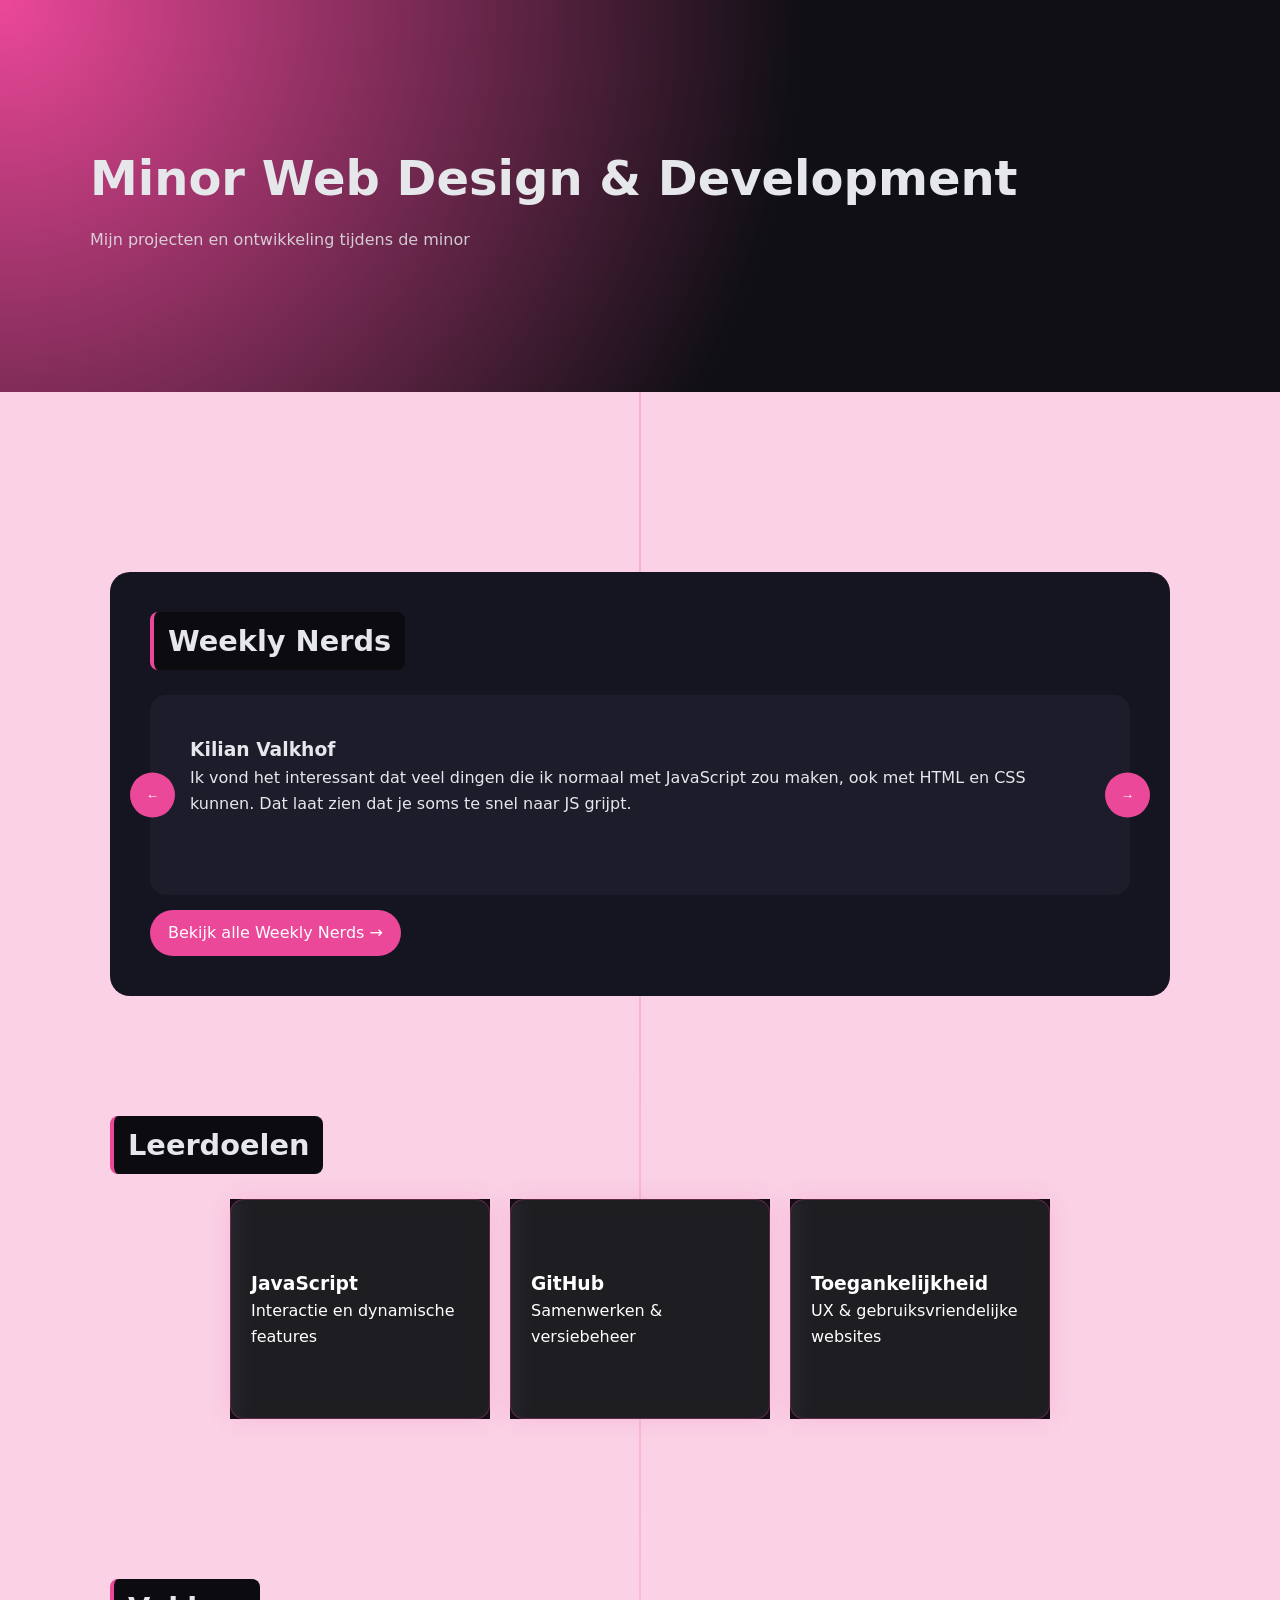
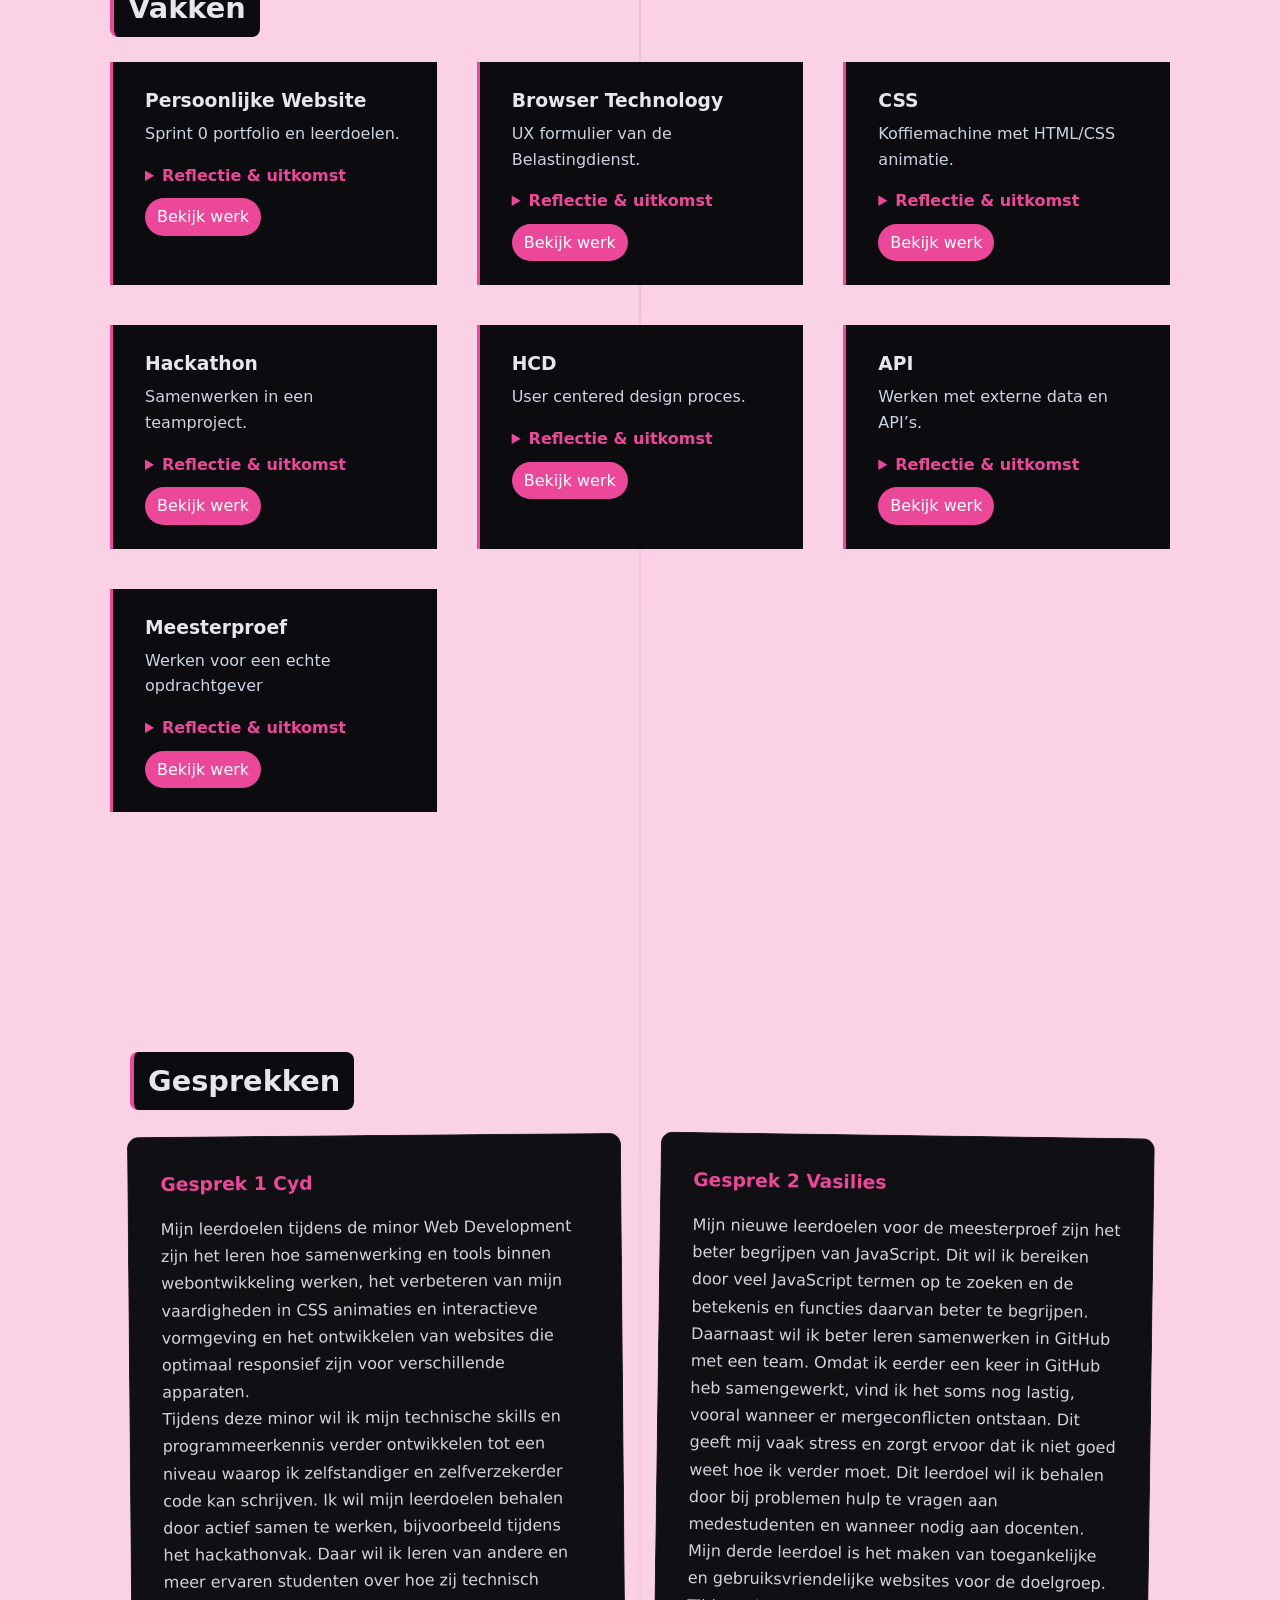
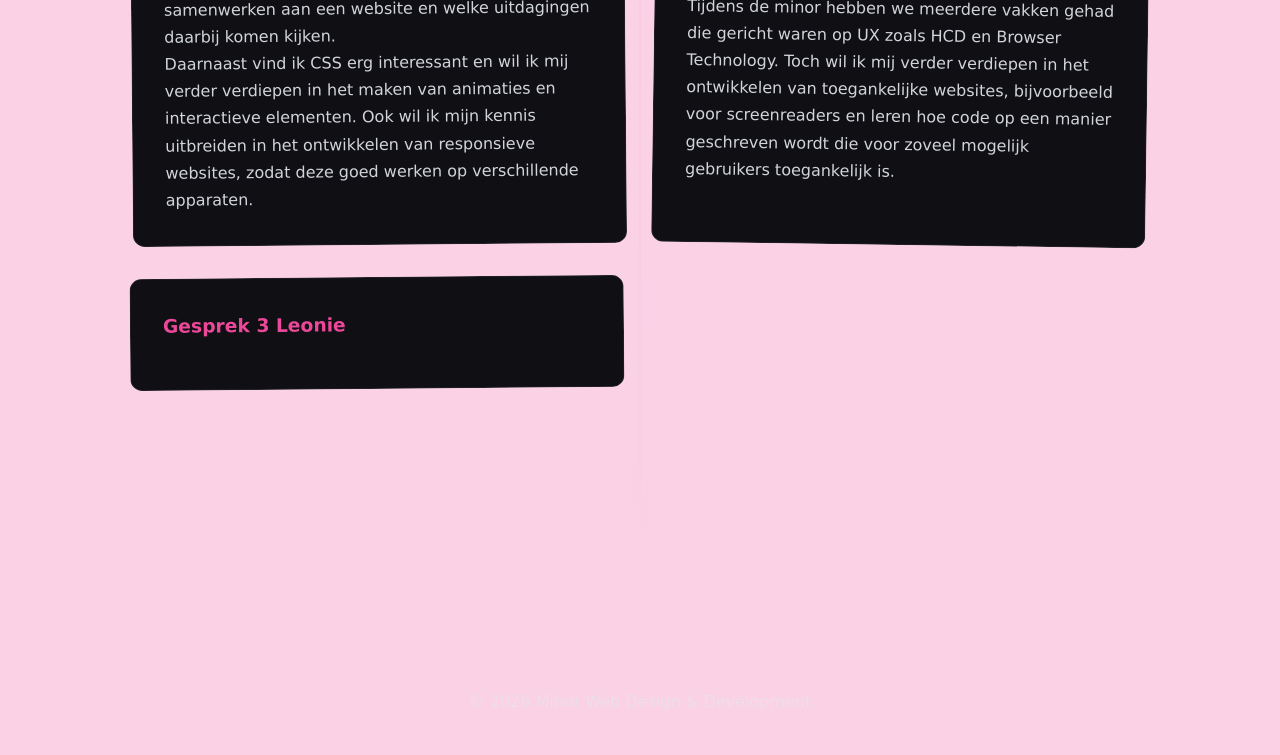
<file: index.html>
<!DOCTYPE html>
<html lang="nl">

<head>
    <meta charset="UTF-8">
    <meta name="author" content="Aya Alnabelsi">
    <meta name="viewport" content="width=device-width, initial-scale=1.0">
    <title>Meesterschap Blog</title>
    <link href="style.css" rel="stylesheet">
</head>

<body>

    <header class="hero">
        <div class="hero-content">
            <h1>Minor Web Design & Development</h1>
            <p>Mijn projecten en ontwikkeling tijdens de minor</p>
        </div>
    </header>

    <main class="story">
        <div class="timeline-line"></div>

        <!-- WEEKLY NERDS -->
        <section class="story-section gastsprekers">

            <h2>Weekly Nerds</h2>

            <div class="slider">

                <button class="nav prev" id="prev">←</button>

                <div class="slide">
                    <h3>Kilian Valkhof</h3>
                    <p>Ik vond het interessant dat veel dingen die ik normaal met JavaScript zou maken, ook met HTML en
                        CSS kunnen. Dat laat zien dat je soms te snel naar JS grijpt.</p>
                </div>

                <div class="slide">
                    <h3>Peter Paul Koch</h3>
                    <p>Ik vond het vooral interessant om te leren hoe browsers achter de schermen werken, daardoor snap
                        ik beter waarom sommige websites langzaam laden.</p>
                </div>

                <div class="slide">
                    <h3>Nils Binder</h3>
                    <p>Ik vond het interessant om te zien hoe belangrijk UX is bij grote projecten en hoeveel invloed
                        kleine details hebben op de ervaring van de gebruiker.</p>
                </div>

                <div class="slide">
                    <h3>Rijk van Zanten</h3>
                    <p>Ik vond het interessant hoe hij zijn hobby heeft omgezet in werk. Dat motiveerde mij omdat je zo
                        meer plezier uit je werk kunt halen.</p>
                </div>

                <div class="slide">
                    <h3>Robbert Broersma</h3>
                    <p>Dit vond ik handig omdat ik zelf ook veel met formulieren werk en nu beter weet hoe ik ze
                        gebruiksvriendelijk kan maken.</p>
                </div>

                <div class="slide">
                    <h3>Rosa Schuurmans</h3>
                    <p>Ik vond haar manier van denken interessant, eerst kijken hoe je iets zelf kunt oplossen.</p>
                </div>

                <div class="slide">
                    <h3>Johan Huijkman</h3>
                    <p>Dit liet mij inzien dat toegankelijkheid veel verder gaat dan alleen de WCAG-regels volgen.</p>
                </div>

                <div class="slide">
                    <h3>Hans de Zwart</h3>
                    <p>Ik vond het interessant om te leren hoeveel macht data eigenlijk geeft en hoe belangrijk het is
                        om voorzichtig te zijn met persoonlijke informatie.</p>
                </div>

                <div class="slide">
                    <h3>Q42</h3>
                    <p>Ik vond het interessant om te zien hoe groot het verschil is tussen werken voor kleine en grote
                        klanten.</p>
                </div>

                <div class="slide">
                    <h3>De Voorhoede</h3>
                    <p>Ik vond vooral het onderwerp offline first interessant, omdat ik daar nog nooit eerder echt over
                        had nagedacht.</p>
                </div>

                <button class="nav next" id="next">→</button>

            </div>

            <div class="weekly-btn">
                <a href="weeklynerds.html">Bekijk alle Weekly Nerds →</a>
            </div>

        </section>

        <!-- LEERDOELEN -->
        <section class="story-section leerdoelen-section">

            <h2>Leerdoelen</h2>

            <div class="container">

                <div class="card">
                    <div class="card-inner">
                        <div class="card-front">
                            <h3>JavaScript</h3>
                            <p>Interactie en dynamische features</p>
                        </div>
                        <div class="card-back">
                            <h3>Doel</h3>
                            <p>JavaScript beter begrijpen en gebruiken om interactieve functies te maken.</p>

                            <h3>Aanpak</h3>
                            <p>Veel oefenen met kleine projecten en stap voor stap leren.</p>
                        </div>
                    </div>
                </div>

                <div class="card">
                    <div class="card-inner">
                        <div class="card-front">
                            <h3>GitHub</h3>
                            <p>Samenwerken & versiebeheer</p>
                        </div>
                        <div class="card-back">
                            <h3>Doel</h3>
                            <p>Beter leren samenwerken en omgaan met GitHub.</p>

                            <h3>Aanpak</h3>
                            <p>Meer samenwerken en hulp vragen bij problemen.</p>
                        </div>
                    </div>
                </div>

                <div class="card">
                    <div class="card-inner">
                        <div class="card-front">
                            <h3>Toegankelijkheid</h3>
                            <p>UX & gebruiksvriendelijke websites</p>
                        </div>
                        <div class="card-back">
                            <h3>Doel</h3>
                            <p>Websites maken die voor iedereen goed te gebruiken zijn.</p>

                            <h3>Aanpak</h3>
                            <p>Leren over UX, screenreaders en duidelijke HTML gebruiken.</p>
                        </div>
                    </div>
                </div>

            </div>

        </section>

        <!-- VAKKEN -->
        <section class="story-section vakken">

            <h2>Vakken</h2>

            <div class="subject-grid">

                <div class="subject-box">
                    <h3>Persoonlijke Website</h3>
                    <p>Sprint 0 portfolio en leerdoelen.</p>

                    <details>
                        <summary>Reflectie & uitkomst</summary>
                        <p><strong>Wat heb ik gedaan:</strong> Portfolio opgezet met HTML en CSS.</p>
                        <p><strong>Reflectie:</strong> Ik heb geleerd hoe belangrijk structuur is in een website.</p>
                        <p><strong>Uitkomst:</strong> Ik kan nu zelfstandig een basis website bouwen en uitbreiden.</p>
                    </details>

                    <a href="https://ayaalnabelsi.github.io/Persoonlijke-website/">Bekijk werk</a>
                </div>

                <div class="subject-box">
                    <h3>Browser Technology</h3>
                    <p>UX formulier van de Belastingdienst.</p>

                    <details>
                        <summary>Reflectie & uitkomst</summary>
                        <p><strong>Wat heb ik gedaan:</strong> UX verbeteringen toegepast op een formulier.</p>
                        <p><strong>Reflectie:</strong> Ik heb geleerd om meer vanuit de gebruiker te denken.</p>
                        <p><strong>Uitkomst:</strong> Ik begrijp nu beter hoe kleine UX aanpassingen veel effect hebben.
                        </p>
                    </details>

                    <a href="https://ayaalnabelsi.github.io/BelastingsdienstForm/">Bekijk werk</a>
                </div>

                <div class="subject-box">
                    <h3>CSS </h3>
                    <p>Koffiemachine met HTML/CSS animatie.</p>

                    <details>
                        <summary>Reflectie & uitkomst</summary>
                        <p><strong>Wat heb ik gedaan:</strong> Interactieve koffiemachine gemaakt met CSS animaties.</p>
                        <p><strong>Reflectie:</strong>  <p> Ik vond het vak CSS heel leerzaam en ik heb er veel plezier uit
                            gehaald. Ik wilde altijd al beter worden in CSS en was nieuwsgierig naar welke technieken er
                            allemaal beschikbaar zijn. Tijdens het vak heb ik geleerd hoe je websites beter kunt stylen
                            en hoe je verschillende layouttechnieken kunt toepassen om een pagina overzichtelijk en
                            aantrekkelijk te maken.</p>
                            <p> 
                            Door te oefenen met CSS kreeg ik steeds meer inzicht in hoe styling werkt en hoe kleine
                            aanpassingen een groot verschil kunnen maken in het eindresultaat. Ik merkte dat ik steeds
                            handiger werd in het oplossen van problemen en het verbeteren van designs.
                            </p>

                            <p>
                            Daarnaast vond ik het interessant om een koffiemachine te bouwen zonder
                            JavaScript. Dit daagde me uit om creatief na te denken over wat er allemaal mogelijk is met
                            alleen HTML en CSS. Het hielp me om beter te begrijpen hoe ver je kunt komen met alleen
                            styling en structuur.</p>
                        <p><strong>Uitkomst:</strong> Ik kan nu simpele interactieve animaties bouwen.</p>
                    </details>

                    <a href="https://ayaalnabelsi.github.io/ControlPanel/">Bekijk werk</a>
                </div>

                <div class="subject-box">
                    <h3>Hackathon</h3>
                    <p>Samenwerken in een teamproject.</p>

                    <details>
                        <summary>Reflectie & uitkomst</summary>
                        <p><strong>Wat heb ik gedaan:</strong> Samen gewerkt aan een teamproject via GitHub.</p>
                        <p><strong>Reflectie:</strong> De hackathon was een leerzaam en uitdagend project, waarbij
                            we voor het eerst voor een echt bedrijf werkten Nebula. In het begin was het behoorlijk
                            chaotisch en had ik nog geen duidelijk idee hoe ik het moest aanpakken. Dit kwam vooral
                            doordat ik nog niet eerder had samengewerkt via GitHub en ik dit nog best lastig vond.
                            Het werken in teamverband heeft mij hierbij erg geholpen. Hierdoor kreeg ik beter inzicht in
                            de werkwijze en leerde ik dat het vragen om hulp en elkaar ondersteunen essentieel is om
                            GitHub beter te begrijpen.
                            Het project verliep uiteindelijk erg snel en de samenwerking binnen het team was ontspannen
                            en prettig.</p>
                        <p><strong>Uitkomst:</strong> Ik kan nu beter samenwerken in GitHup.</p>
                    </details>

                    <a href="https://jooosty.github.io/Space-Potatoes/">Bekijk werk</a>
                </div>

                <div class="subject-box">
                    <h3>HCD</h3>
                    <p>User centered design proces.</p>

                    <details>
                        <summary>Reflectie & uitkomst</summary>
                        <p><strong>Wat heb ik gedaan:</strong> Onderzoek en ontwerpen gemaakt.</p>
                        <p><strong>Reflectie:</strong> Ik denk nu meer vanuit de gebruiker.</p>
                        <p><strong>Uitkomst:</strong> Betere UX skills ontwikkeld.</p>
                    </details>

                    <a href="https://ayaalnabelsi.github.io/HCD/">Bekijk werk</a>
                </div>

                <div class="subject-box">
                    <h3>API</h3>
                    <p>Werken met externe data en API’s.</p>

                    <details>
                        <summary>Reflectie & uitkomst</summary>
                        <p><strong>Wat heb ik gedaan:</strong> API data opgehaald en verwerkt.</p>
                        <p><strong>Reflectie:</strong> Ik begrijp nu API’s beter.</p>
                        <p><strong>Uitkomst:</strong> Ik kan externe data gebruiken.</p>
                    </details>

                    <a href="https://coffeemapastro.onrender.com">Bekijk werk</a>
                </div>


                <div class="subject-box">
                    <h3>Meesterproef</h3>
                    <p>Werken voor een echte opdrachtgever</p>
                
                    <details>
                        <summary>Reflectie & uitkomst</summary>
                
                        <p><strong>Wat heb ik gedaan:</strong><br>
                        Tijdens de meesterproef heb ik samengewerkt aan een project voor een echte opdrachtgever (Videlio). Samen met mijn team hebben we gewerkt aan het herontwerpen en ontwikkelen van een digitale oplossing op basis van hun wensen en eisen. Hierbij hebben we regelmatig contact gehad met de opdrachtgever om feedback te verzamelen en het product stap voor stap te verbeteren.</p>
                
                        <p><strong>Reflectie:</strong><br>
                        Deze opdracht was de meest uitdagende van de minor, vooral omdat we te maken hadden met een echte opdrachtgever met veel verschillende ideeën en veranderende wensen. Dit zorgde soms voor onduidelijkheid en chaos, omdat de richting van het project regelmatig werd aangepast.</p>
                
                        <p>Wat ik hierin lastig vond was het bewaken van de focus binnen het project, tegelijkertijd heb ik hierdoor wel geleerd hoe het is om in een realistische werkomgeving te werken, waarin niet alles vooraf vaststaat en communicatie een grote rol speelt.</p>
                
                        <p>Een belangrijk leerpunt voor mij is het stellen van grenzen en het durven aangeven wanneer iets niet haalbaar is binnen de planning of technische mogelijkheden. Dit heeft mij geholpen om professioneler te werken en duidelijker te communiceren binnen een team en richting de opdrachtgever.</p>
                
                        <p><strong>Uitkomst:</strong><br>
                        Ik heb geleerd hoe het is om te werken aan een echt klantproject met echte verwachtingen en druk. Daarnaast heb ik mijn samenwerkingsvaardigheden, communicatie en probleemoplossend vermogen verder ontwikkeld. Ik kan nu beter omgaan met veranderende eisen en weet beter hoe ik mijn grenzen moet aangeven in een professioneel project.</p>
                    </details>
                
                    <a href="https://meesterproefvidelio.netlify.app/">Bekijk werk</a>
                </div>
            </div>

        </section>

        <!-- GESPREKKEN -->
        <section class="story-section Gesprekken">

            <h2>Gesprekken</h2>

            <div class="container">

                <div class="kaart">
                    <h3>Gesprek 1 Cyd</h3>
                    <p>
                        Mijn leerdoelen tijdens de minor Web Development zijn het leren hoe samenwerking en tools binnen
                        webontwikkeling werken, het verbeteren van mijn vaardigheden in CSS animaties en interactieve
                        vormgeving en het ontwikkelen van websites die optimaal responsief zijn voor verschillende
                        apparaten.
                    </p>

                    <p>
                        Tijdens deze minor wil ik mijn technische skills en programmeerkennis verder ontwikkelen tot een
                        niveau waarop ik zelfstandiger en zelfverzekerder code kan schrijven. Ik wil mijn leerdoelen
                        behalen door actief samen te werken, bijvoorbeeld tijdens het hackathonvak. Daar wil ik leren
                        van andere en meer ervaren studenten over hoe zij technisch samenwerken aan een website en welke
                        uitdagingen daarbij komen kijken.
                    </p>

                    <p>
                        Daarnaast vind ik CSS erg interessant en wil ik mij verder verdiepen in het maken van animaties
                        en interactieve elementen. Ook wil ik mijn kennis uitbreiden in het ontwikkelen van responsieve
                        websites, zodat deze goed werken op verschillende apparaten.
                    </p>
                </div>

                <div class="kaart">
                    <h3>Gesprek 2 Vasilies</h3>
                    <p>
                        Mijn nieuwe leerdoelen voor de meesterproef zijn het beter begrijpen van JavaScript. Dit wil ik
                        bereiken door veel JavaScript termen op te zoeken en de
                        betekenis en functies daarvan beter te begrijpen.
                    </p>

                    <p>
                        Daarnaast wil ik beter leren samenwerken in GitHub met een team. Omdat ik eerder een keer in
                        GitHub heb samengewerkt, vind ik het soms nog lastig, vooral wanneer er mergeconflicten
                        ontstaan.
                        Dit geeft mij vaak stress en zorgt ervoor dat ik niet goed weet hoe ik verder moet. Dit leerdoel
                        wil
                        ik behalen door bij problemen hulp te vragen aan medestudenten en wanneer nodig aan docenten.
                    </p>
                    <p>
                        Mijn derde leerdoel is het maken van toegankelijke en gebruiksvriendelijke websites voor de
                        doelgroep. Tijdens de minor hebben we meerdere vakken gehad die gericht waren op UX zoals HCD en
                        Browser Technology. Toch wil ik mij verder verdiepen in het ontwikkelen van toegankelijke
                        websites,
                        bijvoorbeeld voor screenreaders en leren hoe code op een manier geschreven wordt die voor zoveel
                        mogelijk gebruikers toegankelijk is.
                    </p>
                </div>

                <div class="kaart">
                    <h3>Gesprek 3 Leonie</h3>
                    <p></p>
                </div>

            </div>

        </section>

    </main>

    <footer>
        <p>© 2026 Minor Web Design & Development</p>
    </footer>

    <script src="script.js"></script>
</body>

</html>
</file>
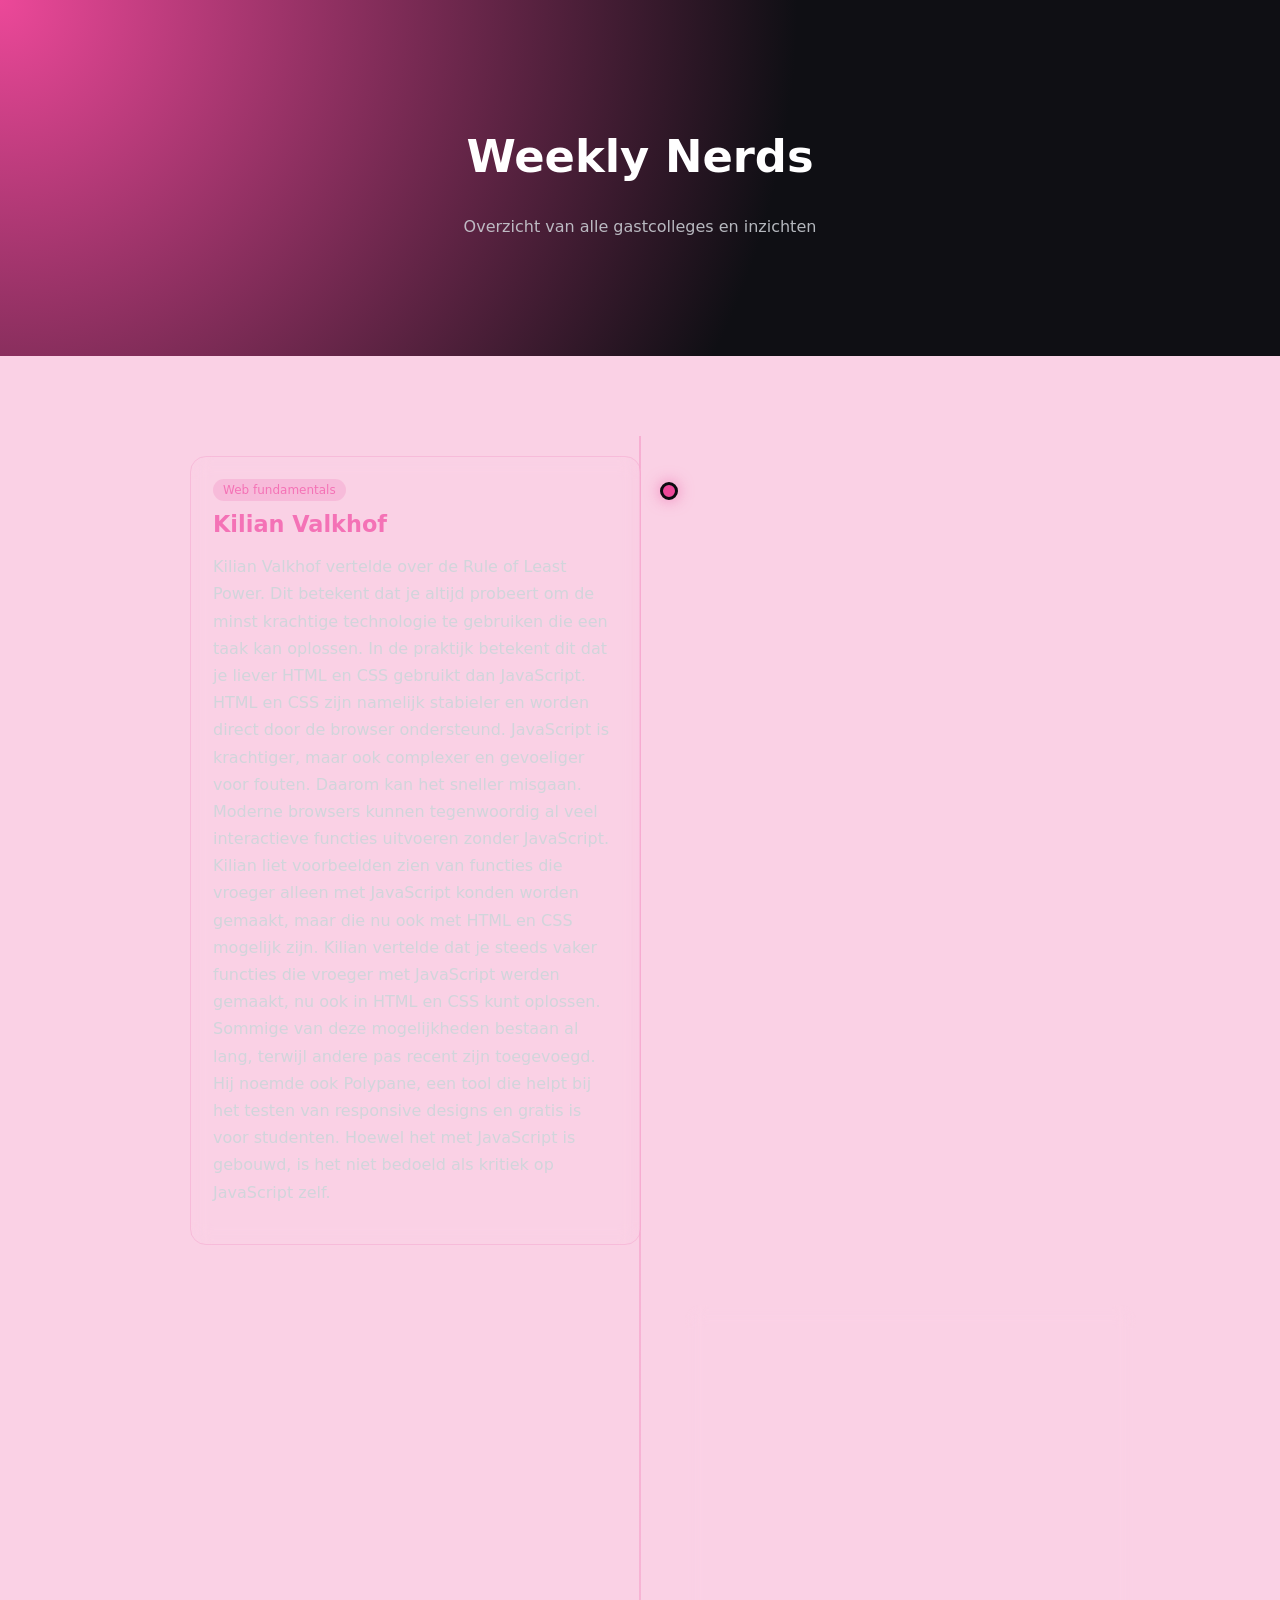
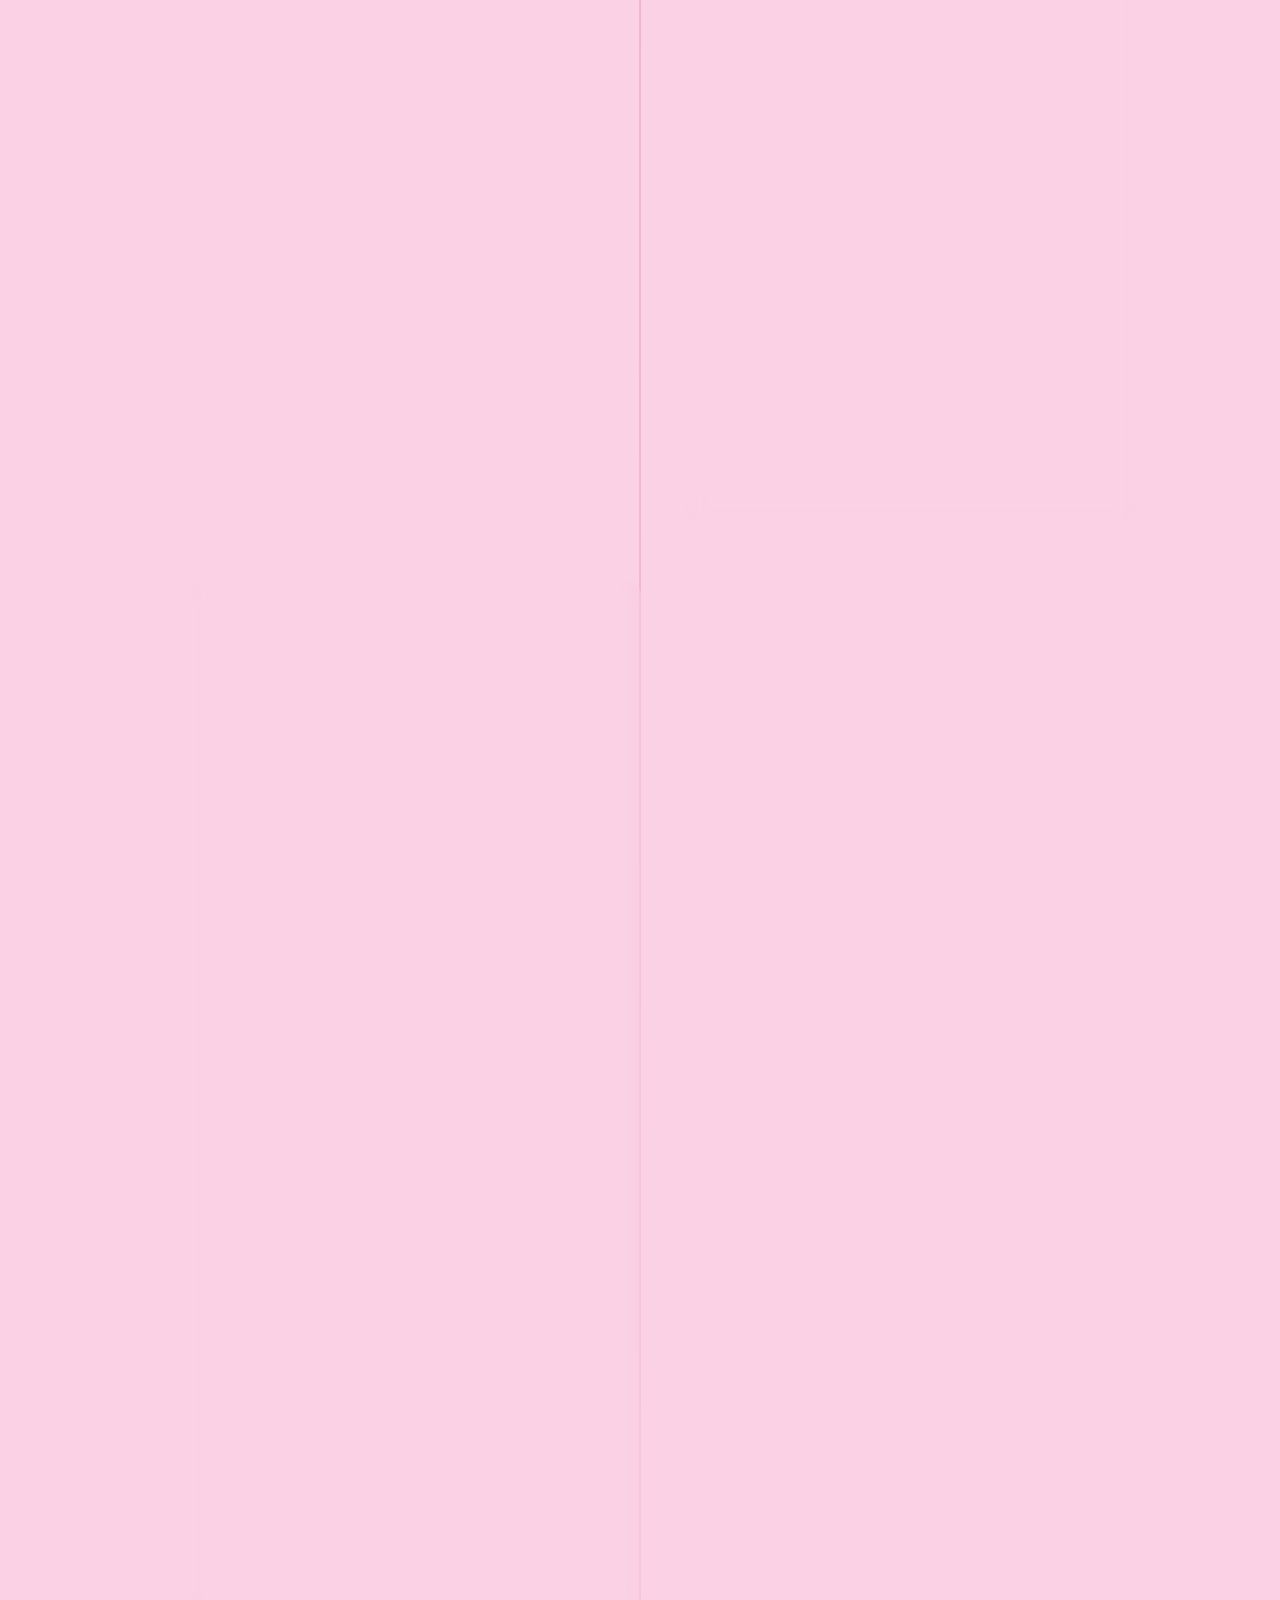
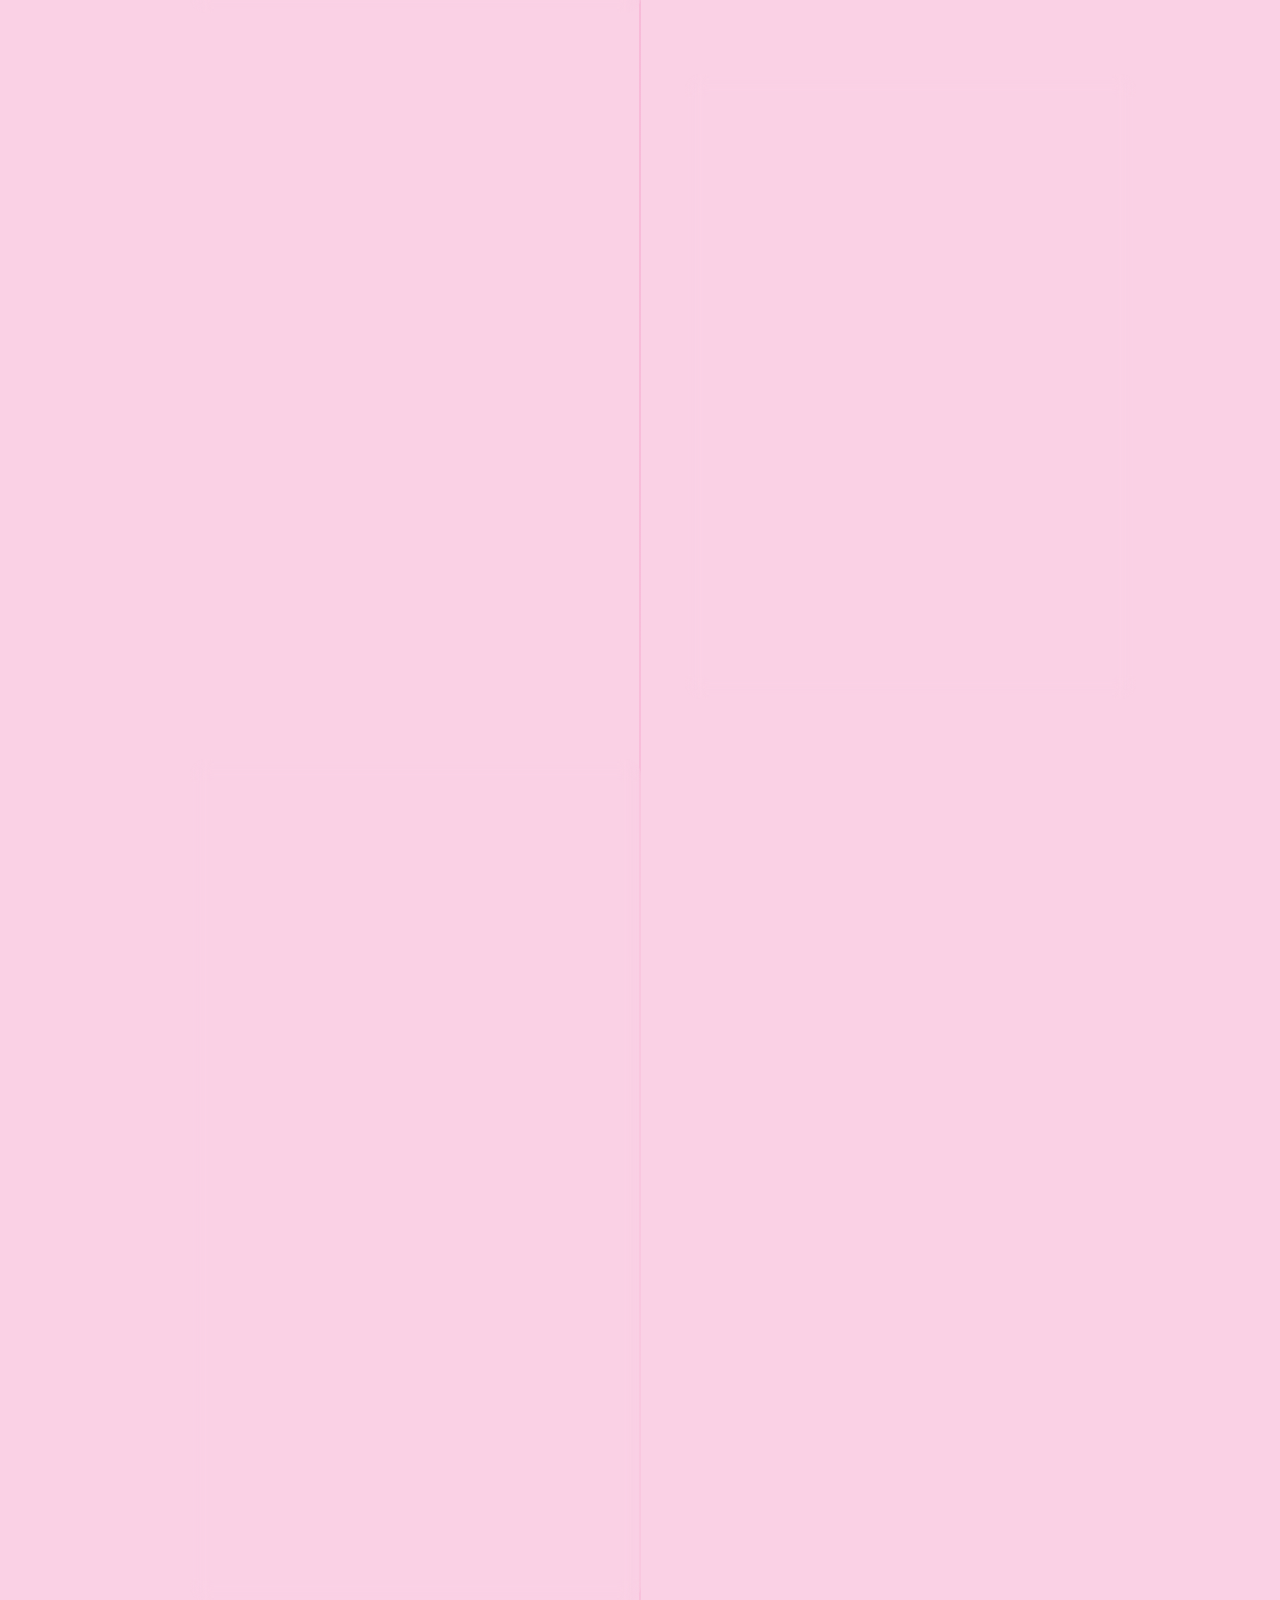
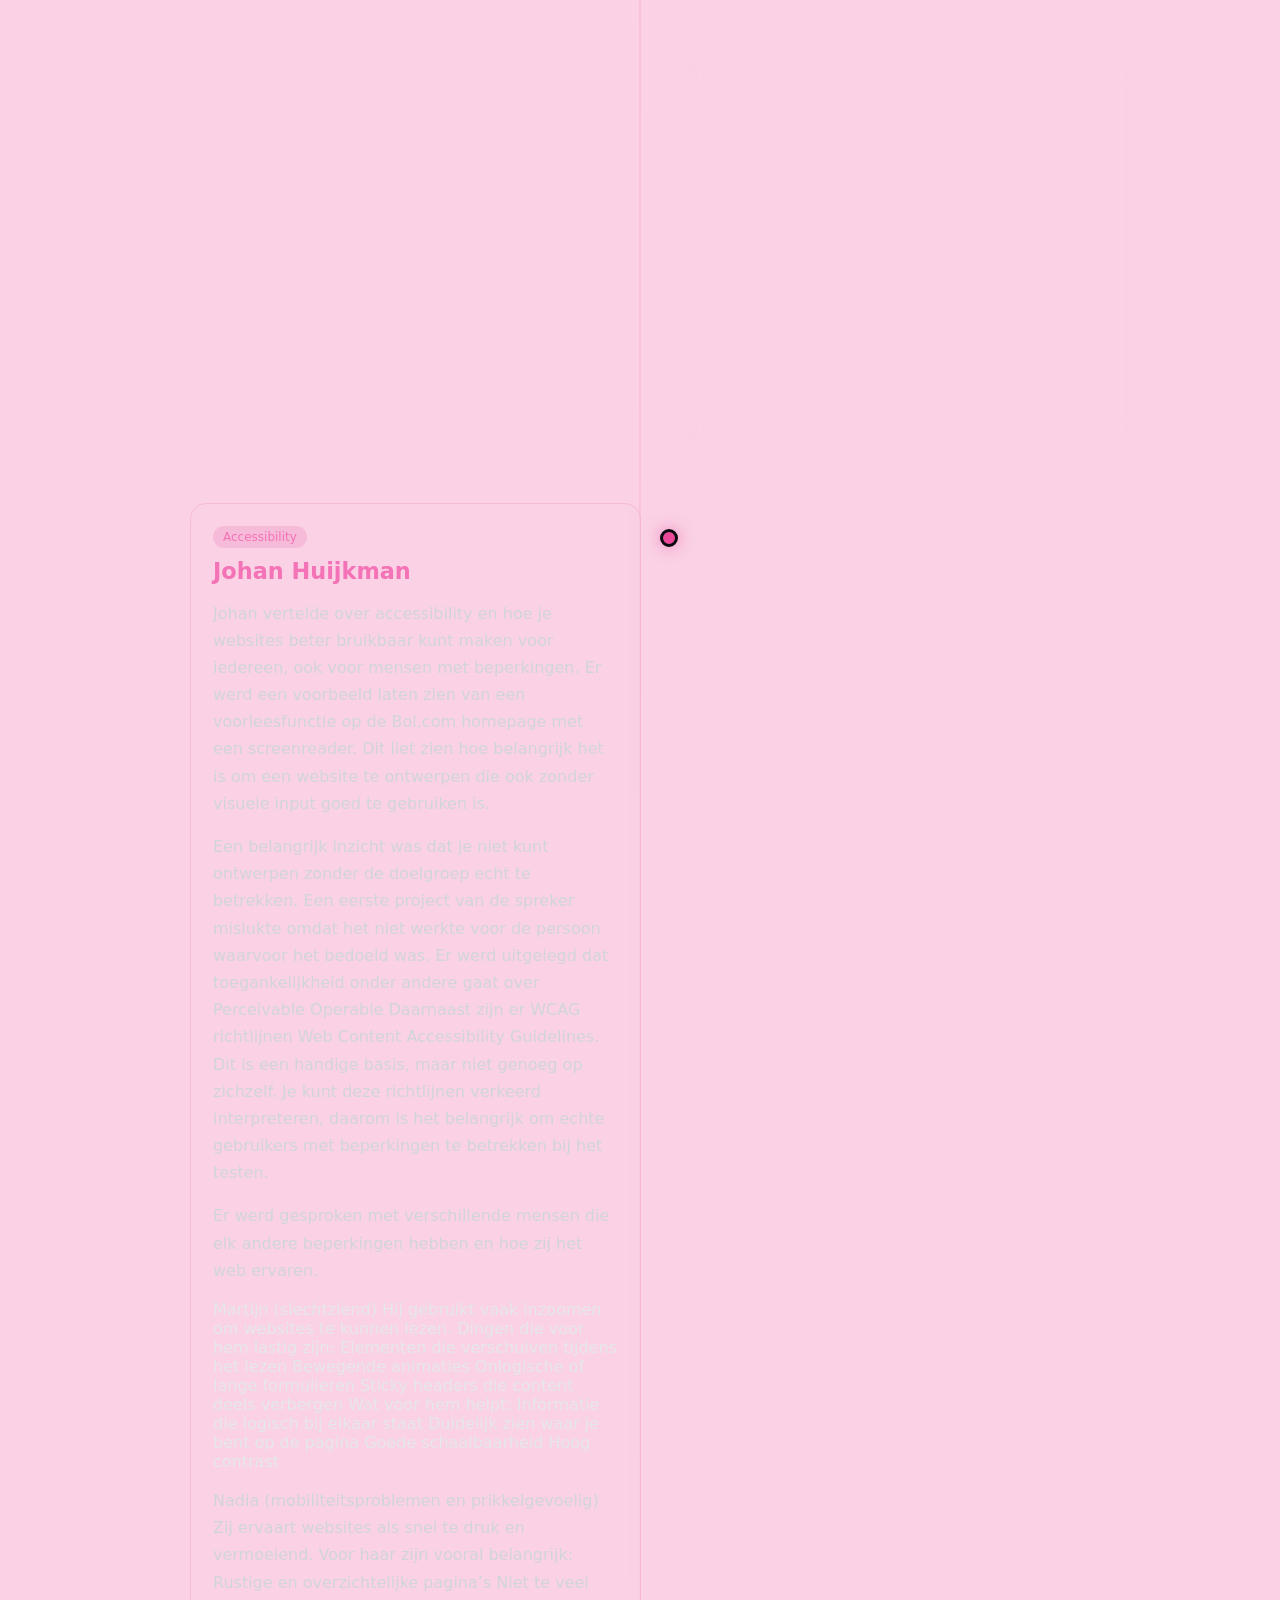
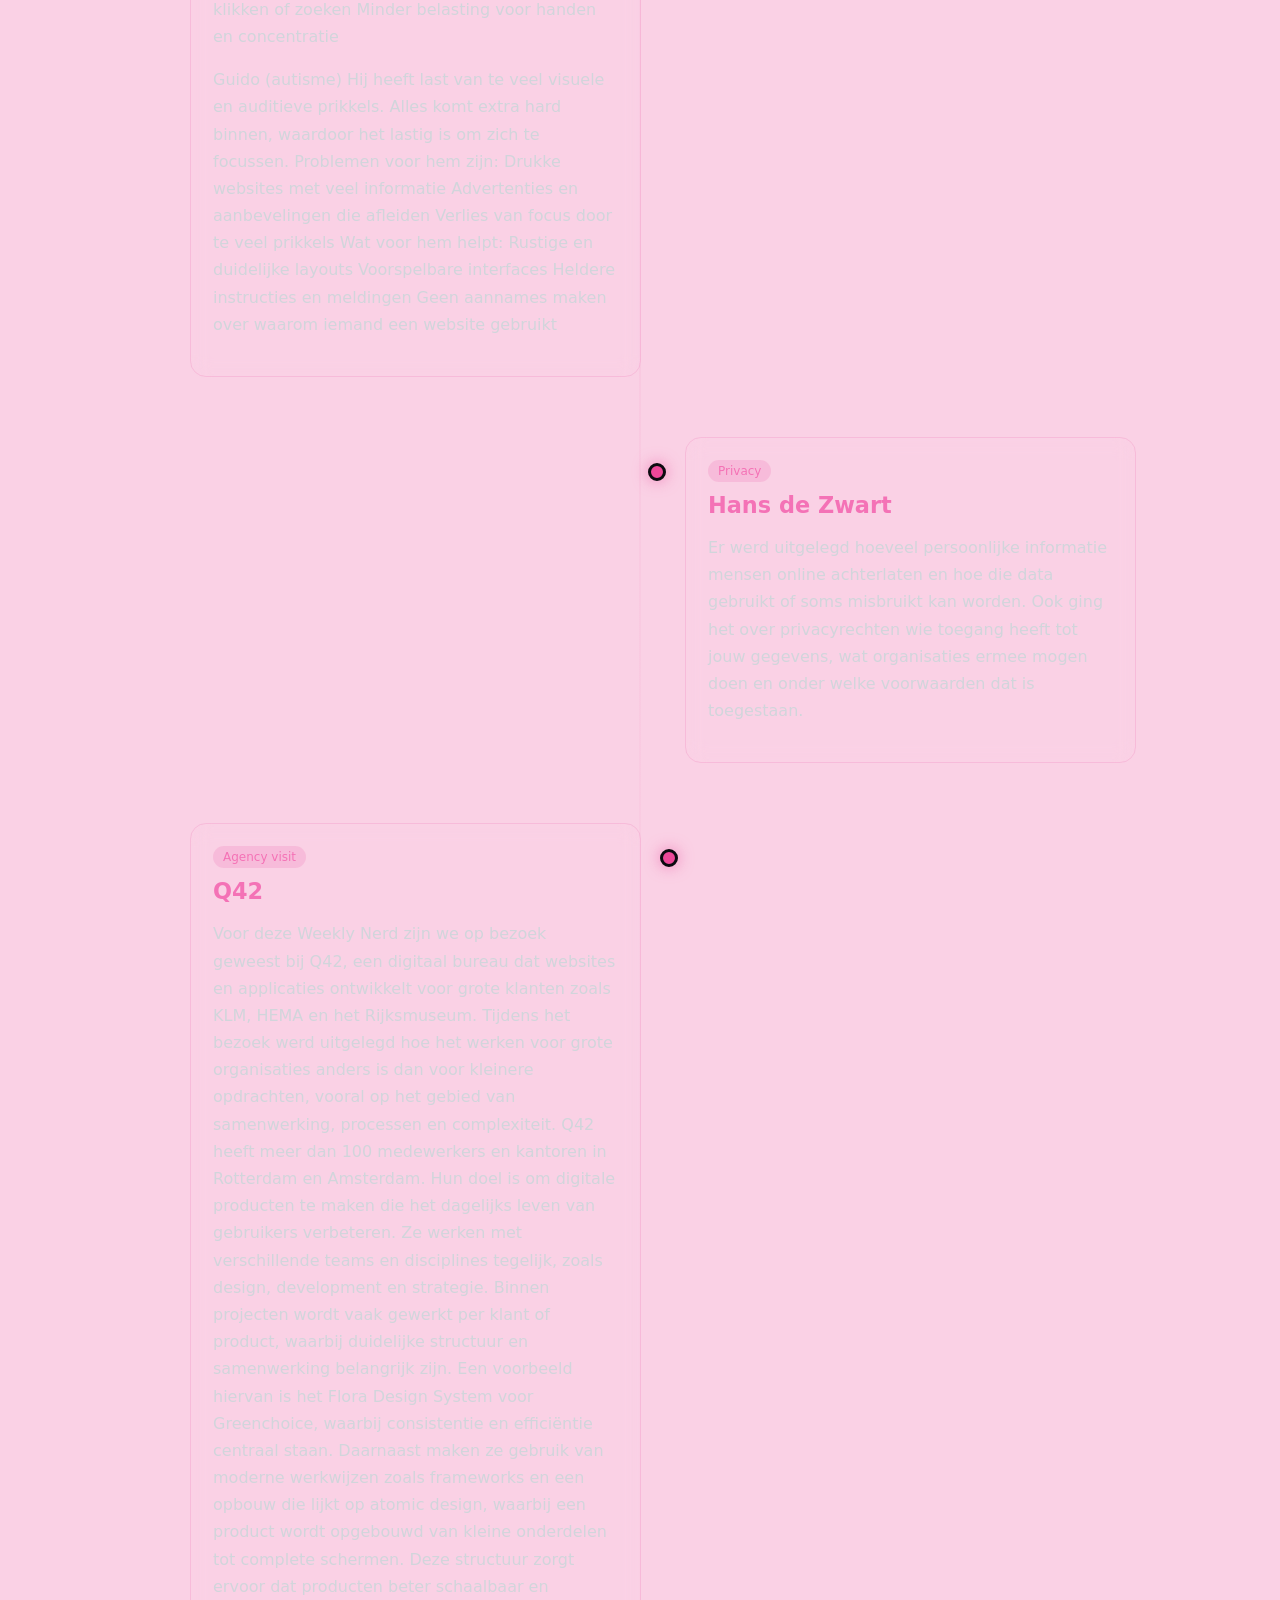
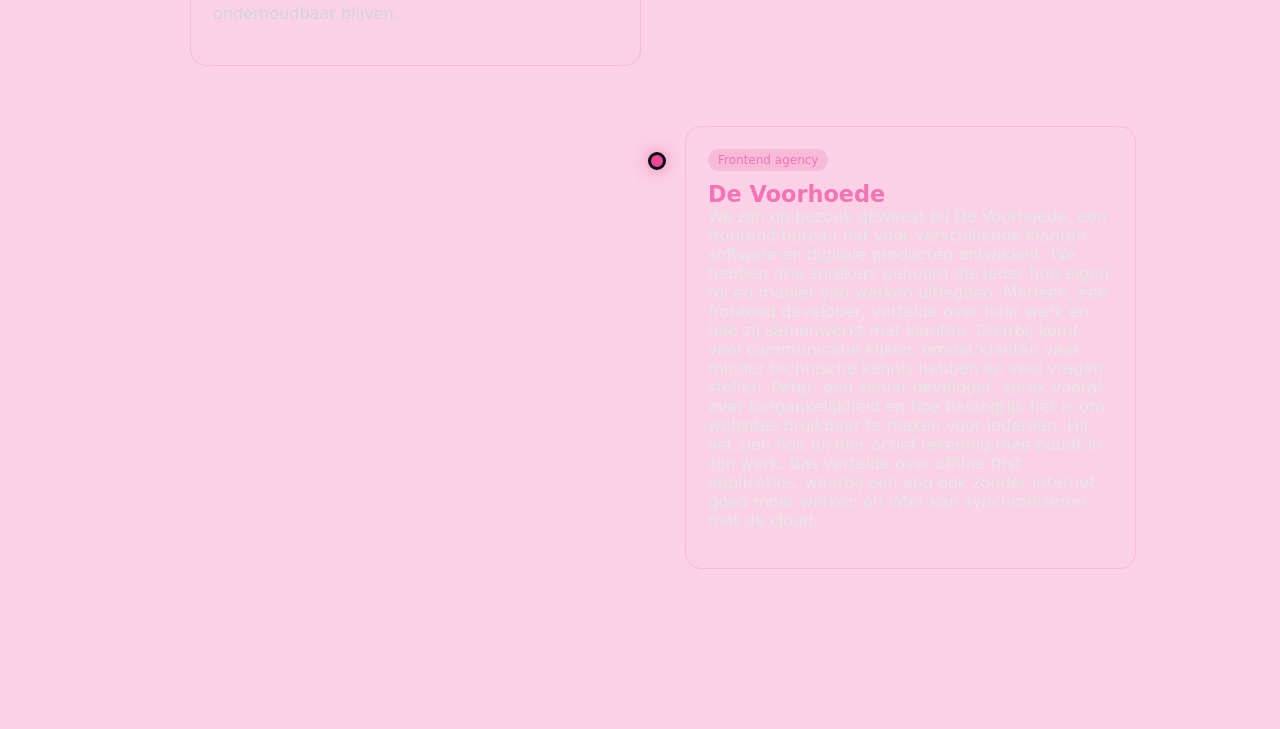
<file: weeklynerds.html>
<!DOCTYPE html>
<html lang="nl">

<head>
    <meta charset="UTF-8">
    <meta name="author" content="Aya Alnabelsi">
    <meta name="viewport" content="width=device-width, initial-scale=1.0">
    <title>Weekly Nerd</title>
    <link href="weeklynerd.css" rel="stylesheet">
</head>

<body>

    <header class="hero">
        <h1>Weekly Nerds</h1>
        <p>Overzicht van alle gastcolleges en inzichten</p>
    </header>

    <main>

        <section class="timeline">

            <article class="talk">
                <span class="tag">Web fundamentals</span>
                <h2>Kilian Valkhof</h2>
                <p>
                    Kilian Valkhof vertelde over de Rule of Least Power. Dit betekent

                    dat je altijd probeert om de minst krachtige technologie te gebruiken die een taak kan
                    oplossen. In de

                    praktijk betekent dit dat je liever HTML en CSS gebruikt dan JavaScript.



                    HTML en CSS zijn namelijk stabieler en worden direct door de browser ondersteund. JavaScript
                    is

                    krachtiger, maar ook complexer en gevoeliger voor fouten. Daarom kan het sneller misgaan.
                    Moderne

                    browsers kunnen tegenwoordig al veel interactieve functies uitvoeren zonder JavaScript.


                    Kilian liet voorbeelden zien van functies die vroeger alleen met JavaScript konden

                    worden gemaakt, maar die nu ook met HTML en CSS mogelijk zijn.


                    Kilian vertelde dat je steeds vaker functies die vroeger met JavaScript werden gemaakt, nu
                    ook in HTML

                    en CSS kunt oplossen. Sommige van deze mogelijkheden bestaan al lang, terwijl andere pas
                    recent zijn
                    toegevoegd.


                    Hij noemde ook Polypane, een tool die helpt bij het testen van responsive designs en gratis
                    is voor

                    studenten. Hoewel het met JavaScript is gebouwd, is het niet bedoeld als kritiek op
                    JavaScript zelf.
                </p>
            </article>

            <article class="talk">
                <span class="tag">Browsers</span>
                <h2>Peter Paul Koch</h2>
                <p>
                    Peter Paul Koch vertelde dat een browser een combinatie van HTML, CSS, DOM, AOM interface en
                    een
                    JavaScript engine is.

                    Rendering engine zorgt ervoor dat HTML en CSS worden verwerkt en dat de pagina uiteindelijk
                    zichtbaar
                    wordt.

                    Er werd onderscheid gemaakt tussen core en DOM:
                    Core: maakt JavaScript een echte programmeertaal
                    DOM: zorgt ervoor dat JavaScript elementen op een webpagina kan aanpassen


                    Daarnaast werd uitgelegd dat sommige dingen de pagina kunnen vertragen,
                    CSS en JavaScript kunnen het laden blokkeren render blocking.

                    Met defer wordt JavaScript later uitgevoerd

                    Met async wordt het uitgevoerd zodra het klaar is

                    Een belangrijk principe is backward compatibility: alles wat ooit werkte in een browser moet
                    blijven
                    werken. Daarom zijn browsers heel complex en moeten ze oude fouten soms blijven
                    ondersteunen.

                    Ook kwam de geschiedenis van browsers voorbij, van de eerste browser in 1990 tot moderne
                    browsers zoals
                    Chrome en Firefox. Dit laat zien hoe snel het web is veranderd en hoe browsers steeds verder
                    zijn
                    ontwikkeld.

                    Tot slot werd verteld dat Chrome tegenwoordig de grootste browser is, met Safari en Firefox
                    erna.
                </p>

        
            </article>

            <article class="talk">
                <span class="tag">UX / Design</span>
                <h2>Nils Binder</h2>

                <p>
                    Nils Binder woont en werkt in Duitsland en heeft onder andere gewerkt aan en geschreven voor
                    websites
                    zoals ichimnetz.com en 9elements.com/blog. Hij werkt bij het bedrijf 9elements waar
                    verschillende teams
                    samenwerken aan het maken van digitale producten.

                    Binnen 9elements zijn er meerdere afdelingen, zoals communication design, product
                    development en web
                    development. Deze teams werken samen om complete digitale oplossingen te maken.

                    Nils begon zijn carrière als UX designer, een van zijn grootste projecten was voor FC
                    Schalke 04 waar
                    hij heeft meegewerkt aan het UX design van de app. Daarnaast heeft hij ook gewerkt voor de
                    OECD waar
                    hij zich onder andere bezighield met UX design, kleurgebruik en het onderzoeken van
                    toegankelijkheid.

                    Hij vertelde ook over hoe webdesign zich door de jaren heen heeft ontwikkeld. Vroeger werden
                    veel
                    websites ontworpen in Photoshop, omdat CSS nog niet bestond of nog heel beperkt was.

                    Sinds 2016 wordt Figma veel gebruikt om designs te maken. Veel onderdelen in Figma lijken op
                    CSS, zoals
                    flexbox, gap, padding en align-items.Tegelijkertijd zijn er nog steeds dingen die wel op het
                    web
                    kunnen, maar niet goed in Figma te maken zijn.

                    Daarnaast ging hij in op technieken zoals utility classes, die je veel ziet in frameworks
                    zoals
                    Tailwind. Ook liet hij voorbeelden zien van moderne CSS technieken zoals Grid, subgrid en
                    verschillende
                    soorten animaties, zoals mix blend mode en het animeren van meerdere afbeeldingen.
                </p>
            </article>

            <article class="talk">
                <span class="tag">Entrepreneurship</span>
                <h2>Rijk van Zanten</h2>
                <p>
                    Tijdens het gastcollege van Rijk van Zanten de oprichter van Directus, vertelde hij over het
                    starten
                    van een eigen bedrijf en alles wat daarbij komt kijken. Hij legde uit dat je als ondernemer
                    voortdurend
                    met nieuwe situaties te maken krijgt en moet nadenken over dingen waar je eerder misschien
                    nooit mee te
                    maken hebt gehad. Ook gaf hij aan dat er veel komt kijken bij het opzetten van een bedrijf
                    en hoe
                    belangrijk goede communicatie tussen medewerkers is.

                    Wat mij ook opviel waren de lange werkdagen die hij maakt. Hij werkt vaak van ongeveer 9:00
                    tot 19:30.
                    Daarnaast vond ik het bijzonder om te horen hoe internationale samenwerkingen verlopen en
                    welke
                    vaardigheden daarvoor nodig zijn. Dat gaf een goed beeld van hoe het is om met mensen uit
                    verschillende
                    landen samen te werken.
                </p>

        
            </article>

            <article class="talk">
                <span class="tag">Form design</span>
                <h2>Robbert Broersma</h2>

                <p>
                    Tijdens deze Weekly Nerd ging het over het ontwerpen van goede formulieren volgens het NL
                    Design System
                    en het Frameless principe. De focus lag vooral op gebruiksvriendelijkheid en
                    toegankelijkheid.


                    Het belangrijkste is dat formulieren duidelijk, simpel en gebruiksvriendelijk moeten zijn.
                    Je moet
                    alleen vragen wat echt nodig is en niet onnodig informatie opvragen of dingen dubbel vragen.

                    Een goed formulier heeft een duidelijke opbouw, een korte uitleg aan het begin, duidelijke
                    stappen, en
                    een overzicht van fouten voordat je verdergaat. Ook moet er na het verzenden een duidelijke
                    bevestiging
                    komen.

                    Daarnaast is toegankelijkheid heel belangrijk, formulieren moeten goed werken met
                    toetsenbord en
                    screenreader en alle invoervelden moeten duidelijke labels en uitleg hebben. Foutmeldingen
                    moeten
                    duidelijk zijn, maar niet te storend.

                    Ook werd benadrukt dat visueel ontwerp belangrijk is, zoals goed kleurcontrast, grote
                    klikbare knoppen
                    en duidelijke focus bij interactie.

                    Tot slot moet een formulier logisch werken voor iedereen met duidelijke validatie,
                    automatische
                    invulling waar mogelijk en consistente navigatie door de stappen heen.

                </p>

        
            </article>

            <article class="talk">
                <span class="tag">Mindset</span>
                <h2>Rosa Schuurmans</h2>
                <p>
                    Rosa ging vooral over de mindset om dingen zelf te maken, uit elkaar te halen en te
                    repareren in plaats
                    van alles nieuw te kopen van grote bedrijven. Het idee is dat je niet meteen een nieuw
                    apparaat hoeft te
                    kopen wanneer iets kapotgaat, ook al heb je niet altijd alle kennis in huis.

                    Het draait om meer zelf proberen, leren door te doen en minder afhankelijk zijn van
                    fabrikanten en
                    kant en klare oplossingen.
                </p>

        
            </article>

            <article class="talk">
                <span class="tag">Accessibility</span>
                <h2>Johan Huijkman</h2>
                <p>
                    Johan vertelde over accessibility en hoe je websites beter bruikbaar kunt
                    maken voor iedereen, ook voor mensen met beperkingen.

                    Er werd een voorbeeld laten zien van een voorleesfunctie op de Bol.com homepage met een
                    screenreader.

                    Dit liet zien hoe belangrijk het is om een website te ontwerpen die ook zonder visuele input
                    goed te
                    gebruiken is.
                <p>
                    Een belangrijk inzicht was dat je niet kunt ontwerpen zonder de doelgroep echt te betrekken.
                    Een eerste
                    project van de spreker mislukte omdat het niet werkte voor de persoon waarvoor het bedoeld
                    was.


                    Er werd uitgelegd dat toegankelijkheid onder andere gaat over
                    Perceivable
                    Operable
                    Daarnaast zijn er WCAG richtlijnen Web Content Accessibility Guidelines. Dit is een handige
                    basis,
                    maar niet genoeg op zichzelf. Je kunt deze richtlijnen verkeerd interpreteren, daarom is het
                    belangrijk
                    om echte gebruikers met beperkingen te betrekken bij het testen.
                </p>

                <p>
                    Er werd gesproken met verschillende mensen die elk andere beperkingen hebben en hoe zij het
                    web ervaren.

                </p>


                Martijn (slechtziend)
                Hij gebruikt vaak inzoomen om websites te kunnen lezen. Dingen die voor hem lastig zijn:
                Elementen die verschuiven tijdens het lezen
                Bewegende animaties
                Onlogische of lange formulieren
                Sticky headers die content deels verbergen

                Wat voor hem helpt:
                Informatie die logisch bij elkaar staat
                Duidelijk zien waar je bent op de pagina
                Goede schaalbaarheid
                Hoog contrast
                </p>

                <p>
                    Nadia (mobiliteitsproblemen en prikkelgevoelig)
                    Zij ervaart websites als snel te druk en vermoeiend. Voor haar zijn vooral belangrijk:
                    Rustige en overzichtelijke pagina’s
                    Niet te veel klikken of zoeken
                    Minder belasting voor handen en concentratie
                </p>
                <p>
                    Guido (autisme)
                    Hij heeft last van te veel visuele en auditieve prikkels. Alles komt extra hard binnen,
                    waardoor het
                    lastig is om zich te focussen.
                    Problemen voor hem zijn:
                    Drukke websites met veel informatie
                    Advertenties en aanbevelingen die afleiden
                    Verlies van focus door te veel prikkels
                    Wat voor hem helpt:
                    Rustige en duidelijke layouts
                    Voorspelbare interfaces
                    Heldere instructies en meldingen
                    Geen aannames maken over waarom iemand een website gebruikt
                </p>
            </article>

            <article class="talk">
                <span class="tag">Privacy</span>
                <h2>Hans de Zwart</h2>
                <p>
                    Er werd uitgelegd hoeveel persoonlijke informatie mensen online achterlaten en hoe die data
                    gebruikt of
                    soms misbruikt kan worden.

                    Ook ging het over privacyrechten wie toegang heeft tot jouw gegevens, wat organisaties ermee
                    mogen doen
                    en onder welke voorwaarden dat is toegestaan.
                </p>

             
            </article>

            <article class="talk">
                <span class="tag">Agency visit</span>
                <h2>Q42</h2>
                <p>
                    Voor deze Weekly Nerd zijn we op bezoek geweest bij Q42, een digitaal bureau dat websites en
                    applicaties
                    ontwikkelt voor grote klanten zoals KLM, HEMA en het Rijksmuseum. Tijdens het bezoek werd
                    uitgelegd hoe
                    het werken voor grote organisaties anders is dan voor kleinere opdrachten, vooral op het
                    gebied van
                    samenwerking, processen en complexiteit.

                    Q42 heeft meer dan 100 medewerkers en kantoren in Rotterdam en Amsterdam. Hun doel is om
                    digitale
                    producten te maken die het dagelijks leven van gebruikers verbeteren.

                    Ze werken met verschillende teams en disciplines tegelijk, zoals design, development en
                    strategie.
                    Binnen projecten wordt vaak gewerkt per klant of product, waarbij duidelijke structuur en
                    samenwerking
                    belangrijk zijn. Een voorbeeld hiervan is het Flora Design System voor Greenchoice, waarbij
                    consistentie
                    en efficiëntie centraal staan.

                    Daarnaast maken ze gebruik van moderne werkwijzen zoals frameworks en een opbouw die lijkt
                    op atomic
                    design, waarbij een product wordt opgebouwd van kleine onderdelen tot complete schermen.
                    Deze structuur
                    zorgt ervoor dat producten beter schaalbaar en onderhoudbaar blijven.
                </p>

            </article>

            <article class="talk">
                <span class="tag">Frontend agency</span>
                <h2>De Voorhoede</h2>
                We zijn op bezoek geweest bij De Voorhoede, een frontend bureau dat voor verschillende klanten
                software en digitale producten ontwikkelt.

                We hebben drie sprekers gehoord die ieder hun eigen rol en manier van werken uitlegden. Marleen,
                een frontend developer, vertelde over haar werk en hoe zij samenwerkt met klanten. Daarbij komt
                veel communicatie kijken, omdat klanten vaak minder technische kennis hebben en veel vragen
                stellen.

                Peter, een senior developer, sprak vooral over toegankelijkheid en hoe belangrijk het is om
                websites bruikbaar te maken voor iedereen. Hij liet zien hoe hij hier actief rekening mee houdt
                in zijn werk.

                Bas vertelde over offline first applicaties, waarbij een app ook zonder internet goed moet
                werken en later kan synchroniseren met de cloud.
                </p>

            
            </article>

        </section>

    </main>

</body>

</html>
</file>
<file: style.css>
:root {
    color-scheme: light dark;
--background-color: light-dark( #ec489940, #0b0b10); 
--font: light-dark (#0b0b10, white);
--h2: light-dark( #0b0b10, #ec489914);

}

* {
    margin: 0;
    padding: 0;
    box-sizing: border-box;
}


body {
    font-family: system-ui, sans-serif;
background-color: var(--background-color); 
   color: #e5e7eb;
    line-height: 1.6;
}


.hero {
    background: radial-gradient(circle at top left, #ec4899, #0f0f14 60%);
    padding: 140px 20px;
}

.hero-content {
    max-width: 1100px;
    margin: auto;
}

.hero h1 {
    font-size: 3rem;
}

.hero p {
    opacity: 0.85;
    margin-top: 10px;
}


.story {
    position: relative;
    max-width: 1100px;
    margin: auto;
    padding: 60px 20px;
}


.timeline-line {
    position: absolute;
    left: 50%;
    top: 0;
    width: 2px;
    height: 100%;
    background: linear-gradient(#ec4899, transparent);
    transform: translateX(-50%);
    opacity: 0.25;
}

.story-section {
    position: relative;
    margin: 120px 0;
}


h2 {
    display: inline-block;
    padding: 6px 14px;
    border-left: 4px solid #ec4899;
    background-color: var(--h2);
    border-radius: 8px;
    margin-bottom: 25px;
    font-size: 1.8rem;
}

/* WEEKLY NERDS */
.gastsprekers {
    background: #151521;
    padding: 40px;
    border-radius: 20px;
}

.slider {
    position: relative;
    padding: 40px;
    background: #1c1c2a;
    border-radius: 16px;
    min-height: 200px;
}

.slide {
    display: none;
}

.slide.active {
    display: block;
}

.nav {
    position: absolute;
    top: 50%;
    transform: translateY(-50%);
    width: 45px;
    height: 45px;
    border-radius: 50%;
    border: none;
    background: #ec4899;
    color: white;
    cursor: pointer;
}

.nav.prev { left: -20px; }
.nav.next { right: -20px; }

.weekly-btn a {
    display: inline-block;
    margin-top: 15px;
    padding: 10px 18px;
    background: #ec4899;
    color: white;
    text-decoration: none;
    border-radius: 999px;
}

/* LEERDOELEN */
.leerdoelen-section .container {
    display: flex;
    justify-content: center;
    gap: 20px;
    flex-wrap: wrap;
}

.leerdoelen-section .card {
    width: 260px;
    height: 220px;
    perspective: 1000px;
    background-color: #0b0b10;

}

.leerdoelen-section .card-inner {
    position: relative;
    width: 100%;
    height: 100%;
    transition: transform 0.7s;
    transform-style: preserve-3d;
}

.leerdoelen-section .card:hover .card-inner {
    transform: rotateY(180deg) scale(1.03);
}

.leerdoelen-section .card-front,
.leerdoelen-section .card-back {
    position: absolute;
    width: 100%;
    height: 100%;
    padding: 20px;
    border-radius: 14px;
    backface-visibility: hidden;
    display: flex;
    flex-direction: column;
    justify-content: center;
}

.leerdoelen-section .card-front {
    background: #ffffff14;
    backdrop-filter: blur(10px);
    border: 1px solid #ec48994d;
    color: white;
    box-shadow: 0 0 25px #ec489926;
}

.leerdoelen-section .card-back {
    background: linear-gradient(135deg, #ec4899, #7c3aed);
    color: white;
    transform: rotateY(180deg);
    box-shadow: 0 0 35px #ec489966;
}

/* VAKKEN */
.vakken {
    text-align: left;
    padding: 40px 0;
}

.subject-grid {
    display: grid;
    grid-template-columns: repeat(auto-fit, minmax(300px, 1fr));
    gap: 2.5rem;
}

.subject-box {
    background: none;
    border-left: 3px solid #ec4899;
    padding: 1.5rem 1.5rem 1.5rem 2rem;
    transition: transform 0.3s ease;
    background-color: #0b0b10;
}

.subject-box:hover {
    transform: translateX(6px);
}

.subject-box h3 {
    margin-bottom: 5px;
}

.subject-box p {
    color: #cbd5e1;
    margin-bottom: 1rem;
}

.subject-box details {
    background: transparent;
    border: none;
    padding: 0;
    margin-top: 1rem;
    color: #94a3b8;
}

.subject-box summary {
    cursor: pointer;
    color: #ec4899;
    font-weight: 600;
}

.subject-box a {
    display: inline-block;
    margin-top: 10px;
    color: white;
    background: #ec4899;
    padding: 6px 12px;
    border-radius: 999px;
    text-decoration: none;
}

/* GESPREKKEN */
.Gesprekken {
    padding: 80px 20px;
}

.Gesprekken .container {
    display: grid;
    grid-template-columns: repeat(auto-fit, minmax(320px, 1fr));
    gap: 2rem;
}

.kaart {
    background: #0f0f14;
    border: 1px solid rgba(255,255,255,0.08);
    border-radius: 12px;
    padding: 2rem;
    position: relative;
    transform: rotate(-0.5deg);
    transition: transform 0.3s ease;
}

.kaart:nth-child(even) {
    transform: rotate(0.8deg);
}

.kaart:hover {
    transform: rotate(0deg) scale(1.02);
}

.kaart h3 {
    color: #ec4899;
    margin-bottom: 1rem;
}

.kaart p {
    color: #d1d5db;
    line-height: 1.7;
}

footer {
    text-align: center;
    padding: 40px;
    opacity: 0.6;
}

@media (max-width: 768px) {
    .hero h1 {
        font-size: 2.2rem;
    }

    .timeline-line {
        left: 10px;
    }

    .story-section {
        margin: 80px 0;
    }
}
</file>
<file: weeklynerd.css>
:root {
    color-scheme: light dark;
--background-color: light-dark( #ec489940, #0b0b10); 
--font: light-dark (#0b0b10, white);
--h2: light-dark( #0b0b10, #ec489914);
--kleur: light-dark (#0b0b10,#ffffff0a );
}

body {
    margin: 0;
    font-family: system-ui, sans-serif;
background-color: var(--background-color);
    color: #e5e7eb;
}

.hero {
    text-align: center;
    padding: 100px 20px;

    background: radial-gradient(circle at top left, #ec4899, #0f0f14 60%);
    color: white;
}

.hero h1 {
    font-size: 2.8rem;
}

.hero p {
    opacity: 0.85;
}

.timeline {
    position: relative;
    max-width: 900px;
    margin: 80px auto;
    padding: 20px;
}

.timeline::before {
    content: "";
    position: absolute;
    left: 50%;
    top: 0;
    width: 2px;

    background: linear-gradient(#ec4899, transparent);
    transform: translateX(-50%);
    opacity: 0.25;
    height: 100%;
}

.talk {
    position: relative;
    width: 45%;
    padding: 22px;
    margin-bottom: 60px;

    border: 1px solid rgba(236, 72, 153, 0.15);
    border-radius: 16px;

    backdrop-filter: blur(10px);

    transition: transform 0.3s ease, box-shadow 0.3s ease;
}

.talk:hover {
    transform: translateY(-8px) scale(1.01);
    box-shadow: 0 20px 50px rgba(236, 72, 153, 0.15);
}

.talk:nth-child(odd) {
    left: 0;
}
/* chatgpt */
.talk:nth-child(even) {
    left: 55%;
}

.talk::before {
    content: "";
    position: absolute;
    top: 25px;
    width: 12px;
    height: 12px;

    background: #ec4899;
    border-radius: 50%;
    border: 3px solid #0b0b10;
    box-shadow: 0 0 15px rgba(236, 72, 153, 0.6);
}

.talk:nth-child(odd)::before {
    right: -38px;
}
/* chatgpt */
.talk:nth-child(even)::before {
    left: -38px;
}

.tag {
    display: inline-block;
    font-size: 12px;
    padding: 4px 10px;

    border-radius: 999px;
    background: rgba(236, 72, 153, 0.15);
    color: #f472b6;

    margin-bottom: 10px;
}

h2 {
    margin: 0;
    color: #f472b6;
    font-size: 1.4rem;
}

h3 {
    margin-top: 10px;
    font-weight: 500;
    color: #e879f9;
}

p {
    color: #d1d5db;
    line-height: 1.7;
}
</file>
